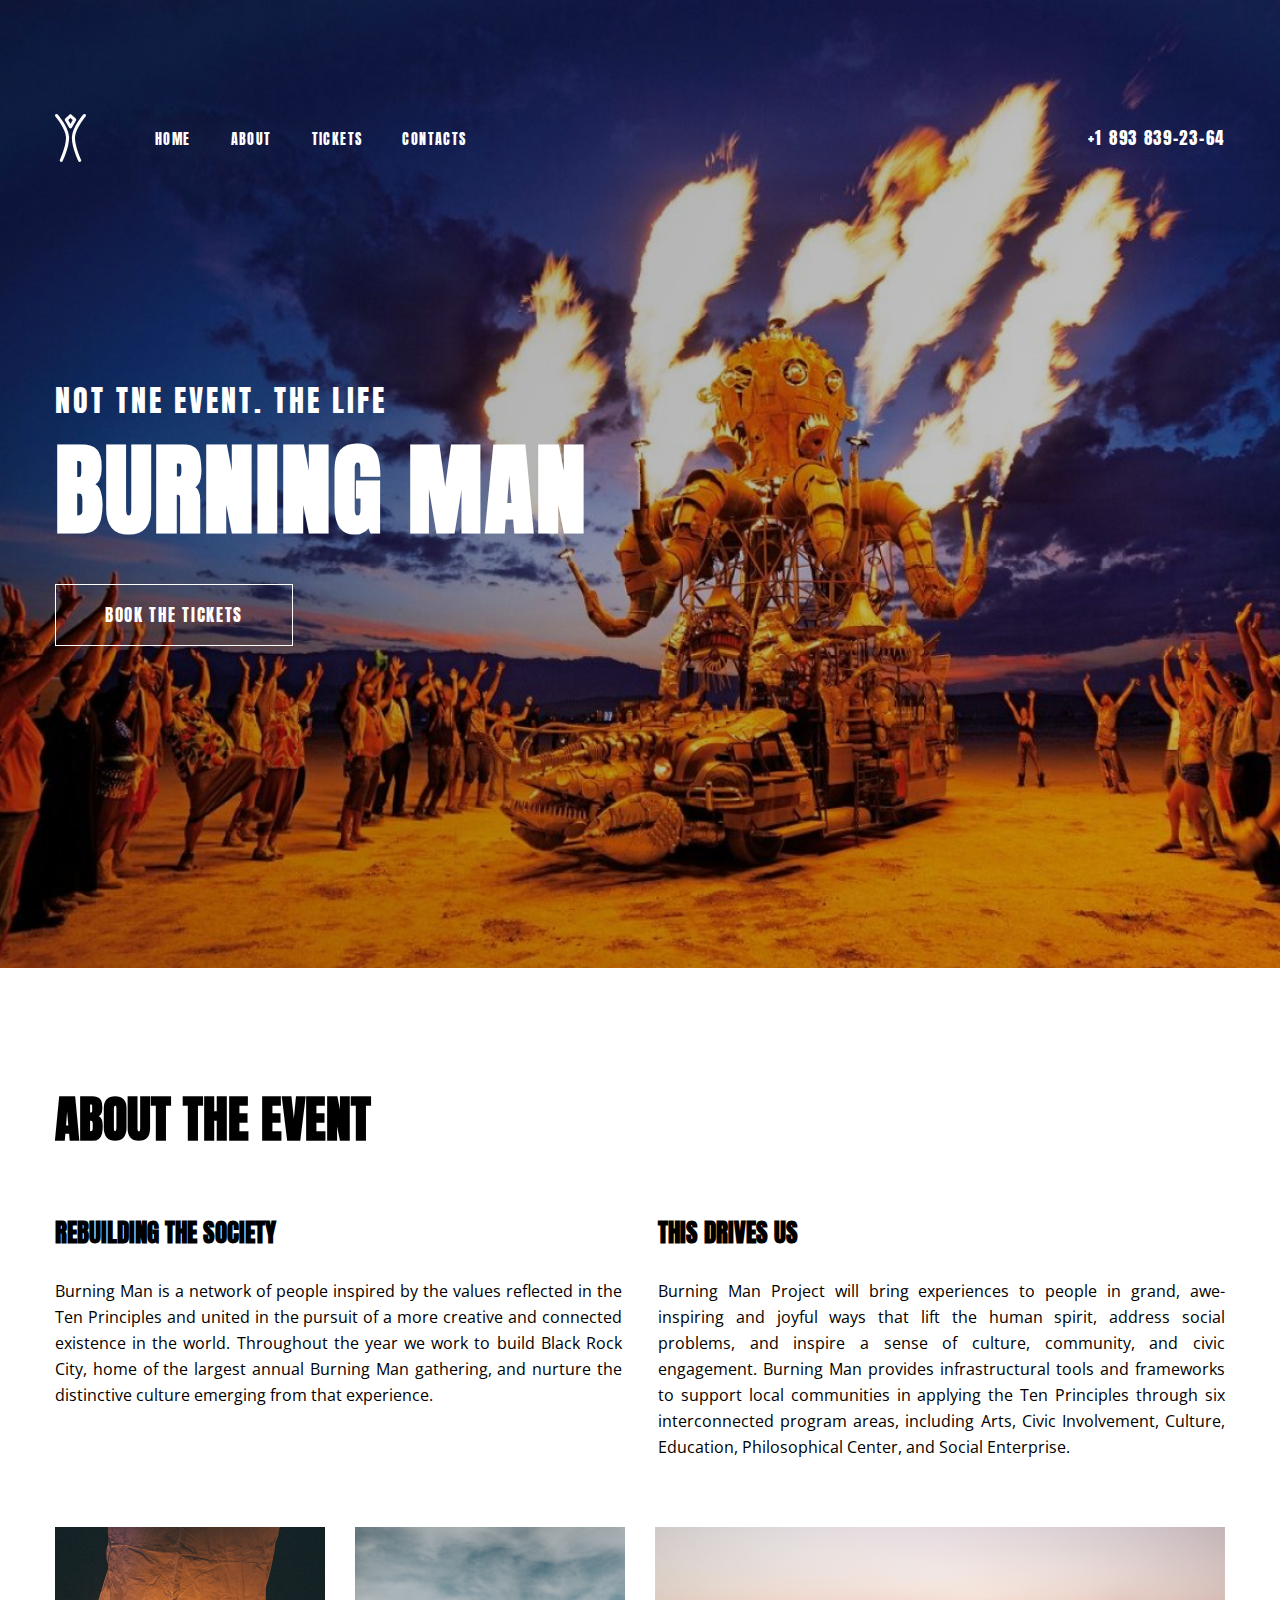
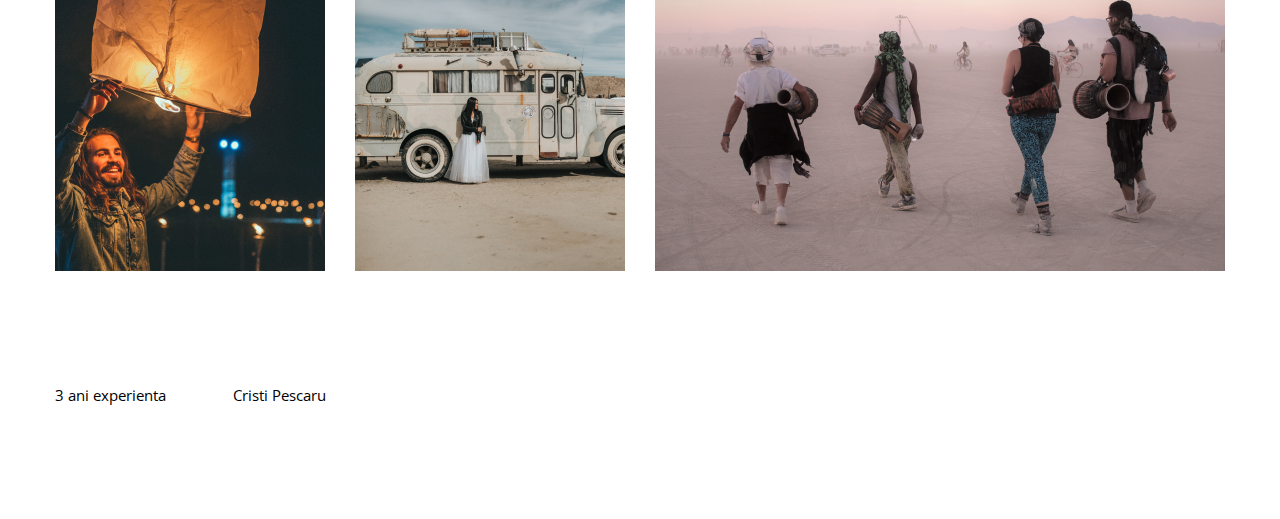
<file: Proiect-1/index.html>
<!DOCTYPE html>
<html lang="en">
<head>
	<meta charset="UTF-8">
	<title>Burning Man</title>
	<link href="https://fonts.googleapis.com/css2?family=Anton&family=Open+Sans&display=swap" rel="stylesheet">
	<link rel="icon" href="img/favicon.png" type="image/x-icon">
	<link rel="shortcut icon" href="img/favicon.png" type="image/x-icon"> 
	<link rel="stylesheet" href="css/main.css">
</head>
<body>
	<header id="header" class="header">
		<div class="container">
			<div class="nav">
				<img src="img/logo.svg" alt="Burning Man" class="logo">
				<ul class="menu">
					<li>
						<a href="#">
							Home
						</a>
					</li>
					<li>
						<a href="#">
							About
						</a>
					</li>
					<li>
						<a href="#">
							Tickets
						</a>
					</li>
					<li>
						<a href="#">
							Contacts
						</a>
					</li>
				</ul>
				<a href="tel:+18938392364" class="tel">
					+1 893 839-23-64
				</a>
			</div>
			<div class="offer">
				<p>Not tne event. The life</p>
				<h1>
					Burning MAN
				</h1>
				<a href="#" class="btn">Book the tickets</a>
			</div>
		</div>
	</header>

    <section id="about" class="about">
		<div class="container">
			<h2>About the event</h2>
			<div class="description">
				<div class="desc-left">
					<h3>Rebuilding the society</h3>
					<p>
						Burning Man is a network of people inspired by the values reflected in the Ten Principles and united in the pursuit of a more creative and connected existence in the world. Throughout the year we work to build Black Rock City, home of the largest annual Burning Man gathering, and nurture the distinctive culture emerging from that experience. 
					</p>
				</div>
				<div class="desc-right">
					<h3>This drives us</h3>
					<p>
						Burning Man Project will bring experiences to people in grand, awe-inspiring and joyful ways that lift the human spirit, address social problems, and inspire a sense of culture, community, and civic engagement. Burning Man provides infrastructural tools and frameworks to support local communities in applying the Ten Principles through six interconnected program areas, including Arts, Civic Involvement, Culture, Education, Philosophical Center, and Social Enterprise.
					</p>
				</div>			
			</div>
			<div class="gallery">
				<img src="img/img1.jpg" alt="Event photo 1">
				<img src="img/img2.jpg" alt="Event photo 2">
				<img src="img/img3.jpg" alt="Event photo 3">
			</div>
		</div>
	</section>

    <footer id="footer" class="footer">
   
         <div class="container">
            <div class="footer-text">
				<p>
					3 ani experienta
				</p>
				<p>
					Cristi Pescaru
				</p>
			</div>

         </div>
    </footer> 
    


    
</body>
</html>
</file>
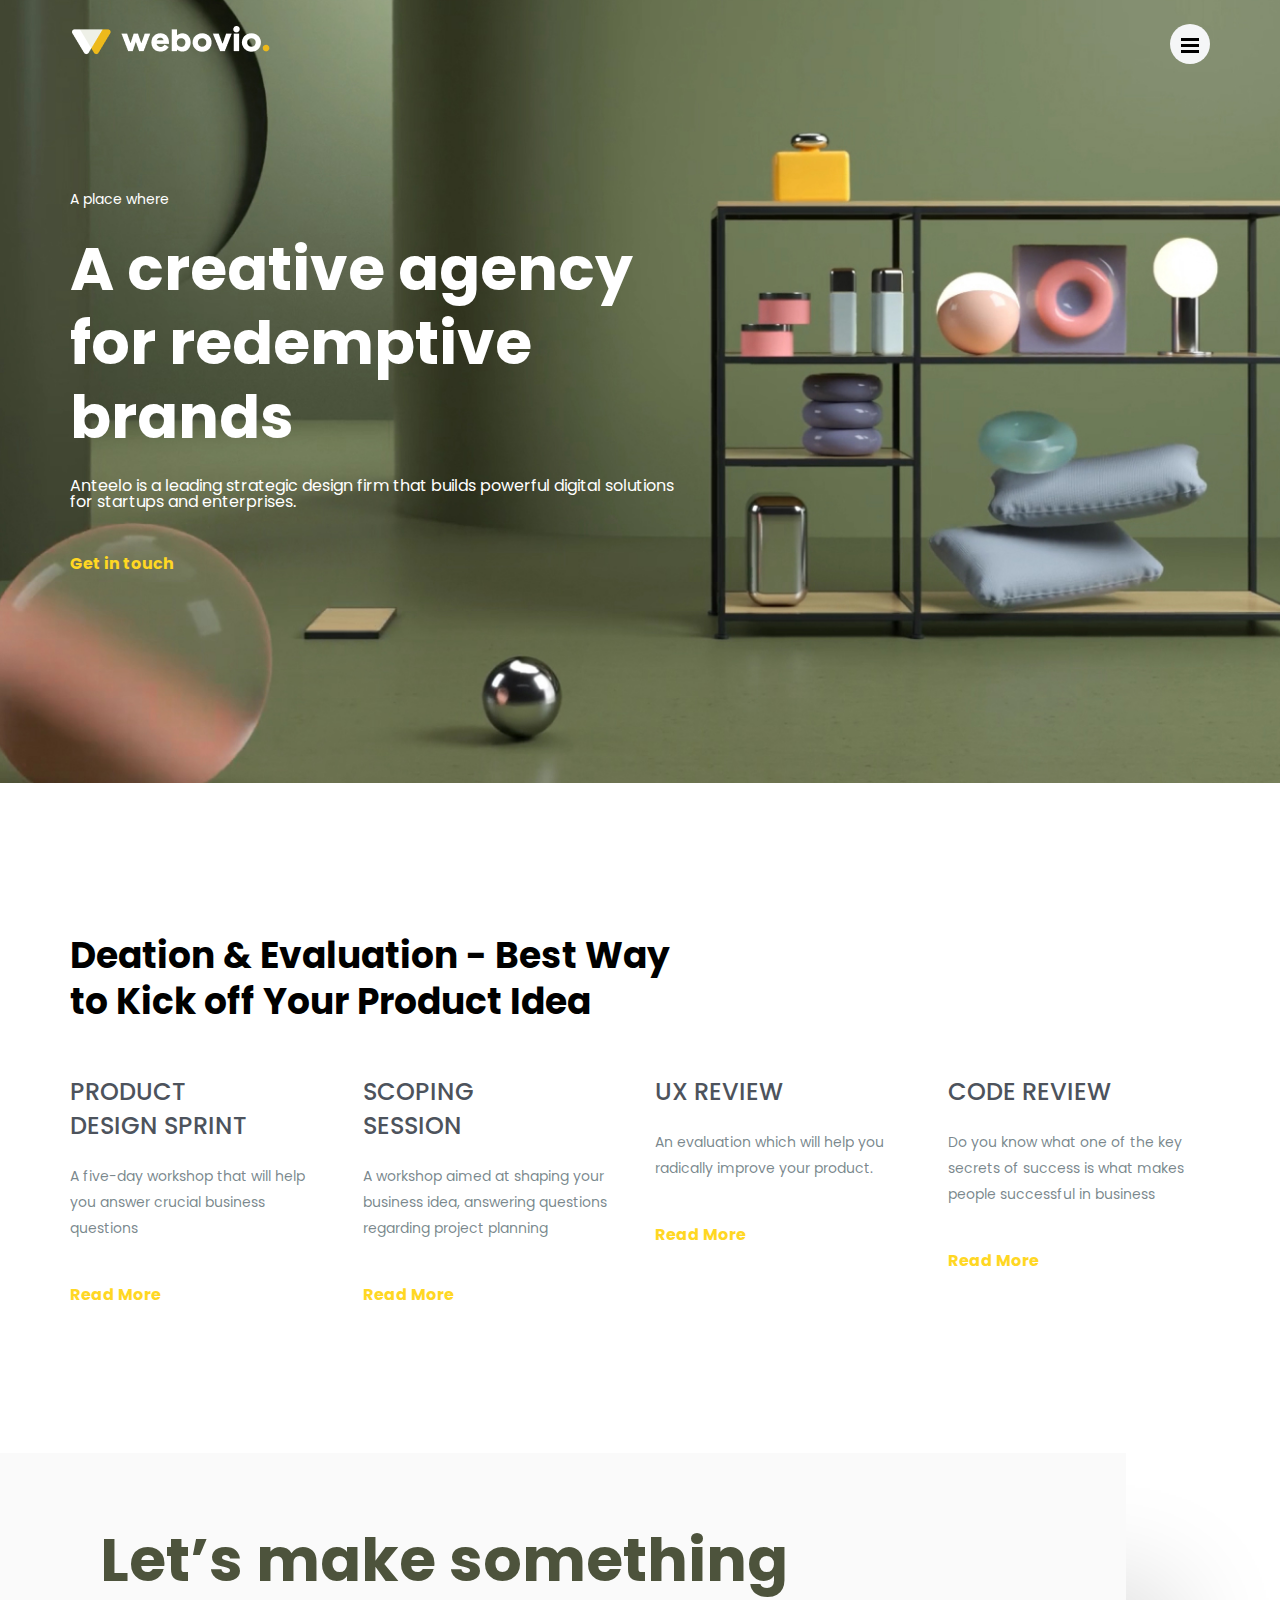
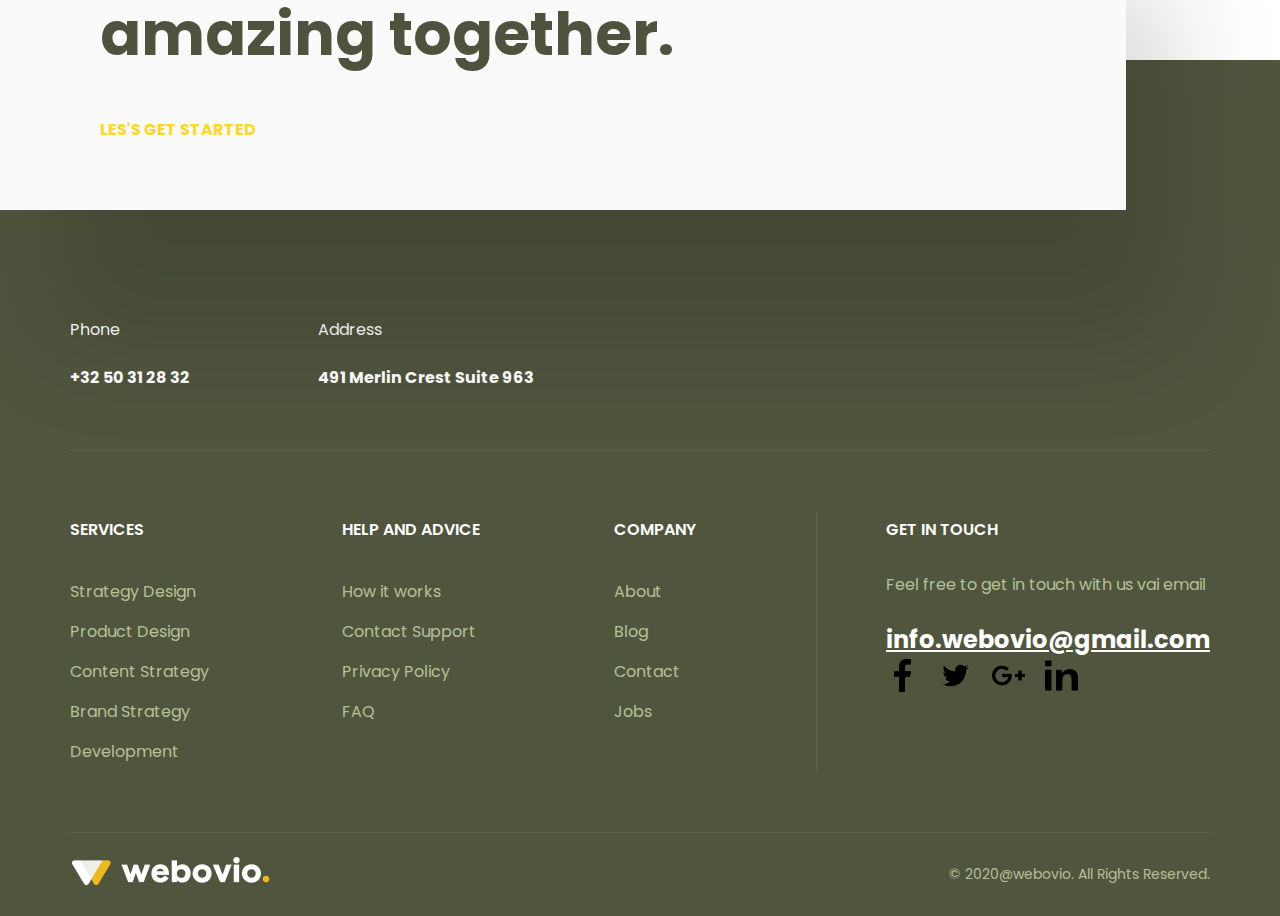
<file: Proiect-4/index.html>
<!DOCTYPE html>
<html lang="en">
<head>
    <meta charset="UTF-8">
    <meta http-equiv="X-UA-Compatible" content="IE=edge">
    <link href="https://fonts.googleapis.com/css2?family=Poppins:wght@400;500;600;700&display=swap" rel="stylesheet">
    <link rel="stylesheet" href="./css/normalize.css">
    <link rel="stylesheet" href="./css/style.css">
    <meta name="viewport" content="width=device-width, initial-scale=1.0">
    <title>Webovio</title>
</head>
<body>



<header class="header ">
        <div class="container header-container">
            <a class="logo">
                 <img src="../Proiect-4/img/logo de jos.png" alt="Webovio logo">
            </a>
            <button class="burger btn-reset " aria-label="Open menu">
                <span class="burger_line"></span>
                <span class="burger_line"></span>
                <span class="burger_line"></span>
            </button>

        </div>
</header>
  <main>
    
        <section class="hero">
                <div class="container">
                     <div class="hero_content">
                          <span class="hero_subtitles">A place where</span>

                           <h1 class="hero_tile">A creative agency for 
                               redemptive brands
                           </h1>
    
                            <p class="hero_descr">Anteelo 
                                is a leading strategic design firm that builds 
                                powerful digital solutions for startups and enterprises.
                            </p>
                            <a href="#" class="hero_link link"> Get in touch</a>

                    </div>
                </div>

         </section>

         <section class="services">
                <div class="container">
                        <h2 class="site_title service-title">Deation & Evaluation -
                          Best Way to Kick off Your Product Idea
                        </h2>

                <div class="columns">
                        <ul class="services_list">
                            <li class="services_item">
                                <h3 class="services_subtitles">
                                    Product Design Sprint
                                </h3>

                                <p class="services_descr">A five-day 
                                    workshop that will help you answer crucial business 
                                    questions
                                </p>

                                <a href="#" class="services-link link">
                                    Read More
                                </a>

                            </li>
                        </ul>
                    
                        <ul class="services_list">
                            <li class="services_item">
                                <h3 class="services_subtitles">
                                    Scoping Session
                                </h3>

                                <p class="services_descr">A workshop 
                                    aimed at shaping your business idea,
                                    answering questions regarding project planning
                                </p>

                                <a href="#" class="serviceslink link">
                                    Read More
                                </a>

                            </li>
                        </ul>

                        <ul class="services_list">
                            <li class="services_item">
                                <h3 class="services_subtitles">UX 
                                    Review
                                    
                                </h3>

                                <p class="services_descr">An evaluation
                                     which will help you radically improve your
                                     product.
                                </p>

                                <a href="#" class="services-link link">
                                    Read More
                                </a>

                            </li>
                        </ul>

                        <ul class="services_list">
                            <li class="services_item">
                                <h3 class="services_subtitles">
                                    Code Review
                                </h3>

                                <p class="services_descr">Do you 
                                    know what one of the key secrets of success 
                                    is what makes people successful in business
                                </p>

                                <a href="#" class="services-link link">
                                    Read More
                                </a>

                            </li>
                        </ul>

                </div>   

                        
                </div>
         </section>

         <section class="get_started">
                 <div class="container">
                        <h2 class="get_started-title">
                            Let’s make something amazing together.
                        </h2>
                        <a href="#" class="get_started-link link">
                            Les's get started
                        </a>

                </div>
         </section>

  </main>


  <div class="footer footer">

     <div class="container">

            <div class="footer_top">
                    <div class="footer_contacts-item">
                         <span class="footer_contacts-text">Phone</span>

                        <a href="tel+3250312832" class="footer_contacts-value">
                            +32 50 31 28 32
                        </a>
                    </div>

                    <div class="footer_contacts-item">
                        <span class="footer_contacts-text">Address</span>
                        <address class="footer_contacts-value">
                            491 Merlin Crest Suite 963
                        </address>
                       
                   </div>
            </div>

            <div class="footer_middle">
                <div class="footer_column">

                        <h3 class="footer-title">
                               Services
                        </h3>

                        <ul class="footer_list"> 

                          <li class="footer_item"><a href="#" class="footer_link">Strategy Design</a></li>
                          <li class="footer_item"><a href="#" class="footer_link">Product Design</a></li>
                          <li class="footer_item"><a href="#" class="footer_link">Content Strategy</a></li>
                          <li class="footer_item"><a href="#" class="footer_link">Brand Strategy</a></li>
                          <li class="footer_item"><a href="#" class="footer_link">Development</a></li>
                        </ul>
                </div>

                <div class="footer_column">

                        <h3 class="footer-title">
                              Help And Advice
                        </h3>

                        <ul class="footer_list"> 
                 
                          <li class="footer_item"><a href="#" class="footer_link">How it works</a></li>
                          <li class="footer_item"><a href="#" class="footer_link">Contact Support</a></li>
                          <li class="footer_item"><a href="#" class="footer_link">Privacy Policy</a></li>
                          <li class="footer_item"><a href="#" class="footer_link">FAQ</a></li>
                      
                        </ul>
                </div>

                <div class="footer_column">

                        <h3 class="footer-title">
                              Company
                        </h3>

                        <ul class="footer_list"> 
             
                          <li class="footer_item"><a href="#" class="footer_link"> About</a></li>
                          <li class="footer_item"><a href="#" class="footer_link">Blog</a></li>
                          <li class="footer_item"><a href="#" class="footer_link">Contact</a></li>
                          <li class="footer_item"><a href="#" class="footer_link">Jobs</a></li>
                  
                        </ul>
                </div>


                    <div class="footer_column">
                          <h3 class="footer-title">
                                Get in Touch
                          </h3>

                          <p class="footer_text">
                                Feel free to get in touch with us vai email
                          </p>

                          <a href="mailto:info.webovio@gmail.com" class="footer_mail">
                                info.webovio@gmail.com
                          </a>
                          <ul class="social">
                              <li class="social_item"><a href="#" class="social_link social_link-fb" target="_blank" aria-label="Link to Facebook"></a></li>
                              <li class="social_item"><a href="#" class="social_link social_link-tw" target="_blank" aria-label="Link to Twiter"></a></li>
                              <li class="social_item"><a href="#" class="social_link social_link-g" target="_blank" aria-label="Link to Google+"></a></li>
                              <li class="social_item"><a href="#" class="social_link social_link-in" target="_blank" aria-label="Link to LinkeIn"></a></li>
                          </ul>
                    </div>

            </div>




            <div class="footer_bottom">
                <a class="logo">
                    <img src="../Proiect-4/img/logo de jos.png" alt="Webovio logo">
                </a>
                <small class="copyright">© 2020@webovio. All Rights Reserved.</small>

            </div>
        
     </div>
  </div>

    
</body>
</html>
</file>
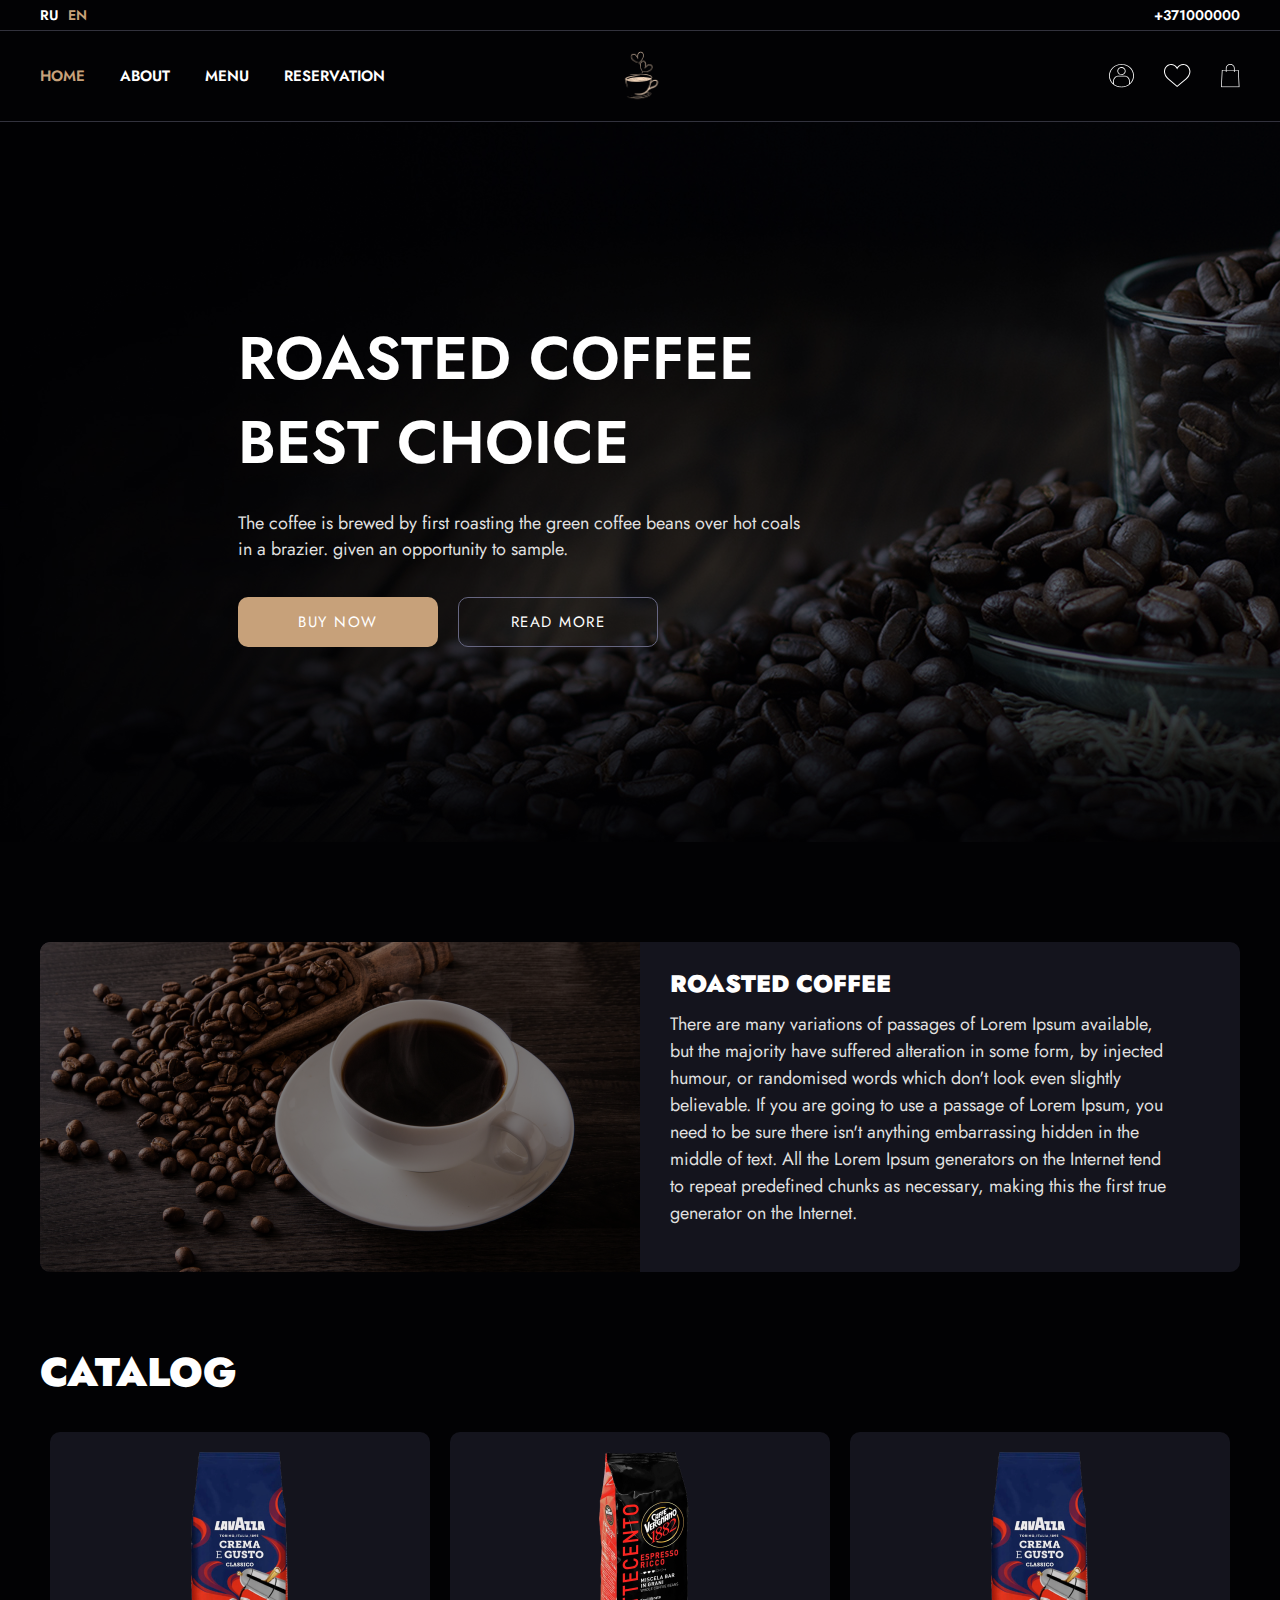
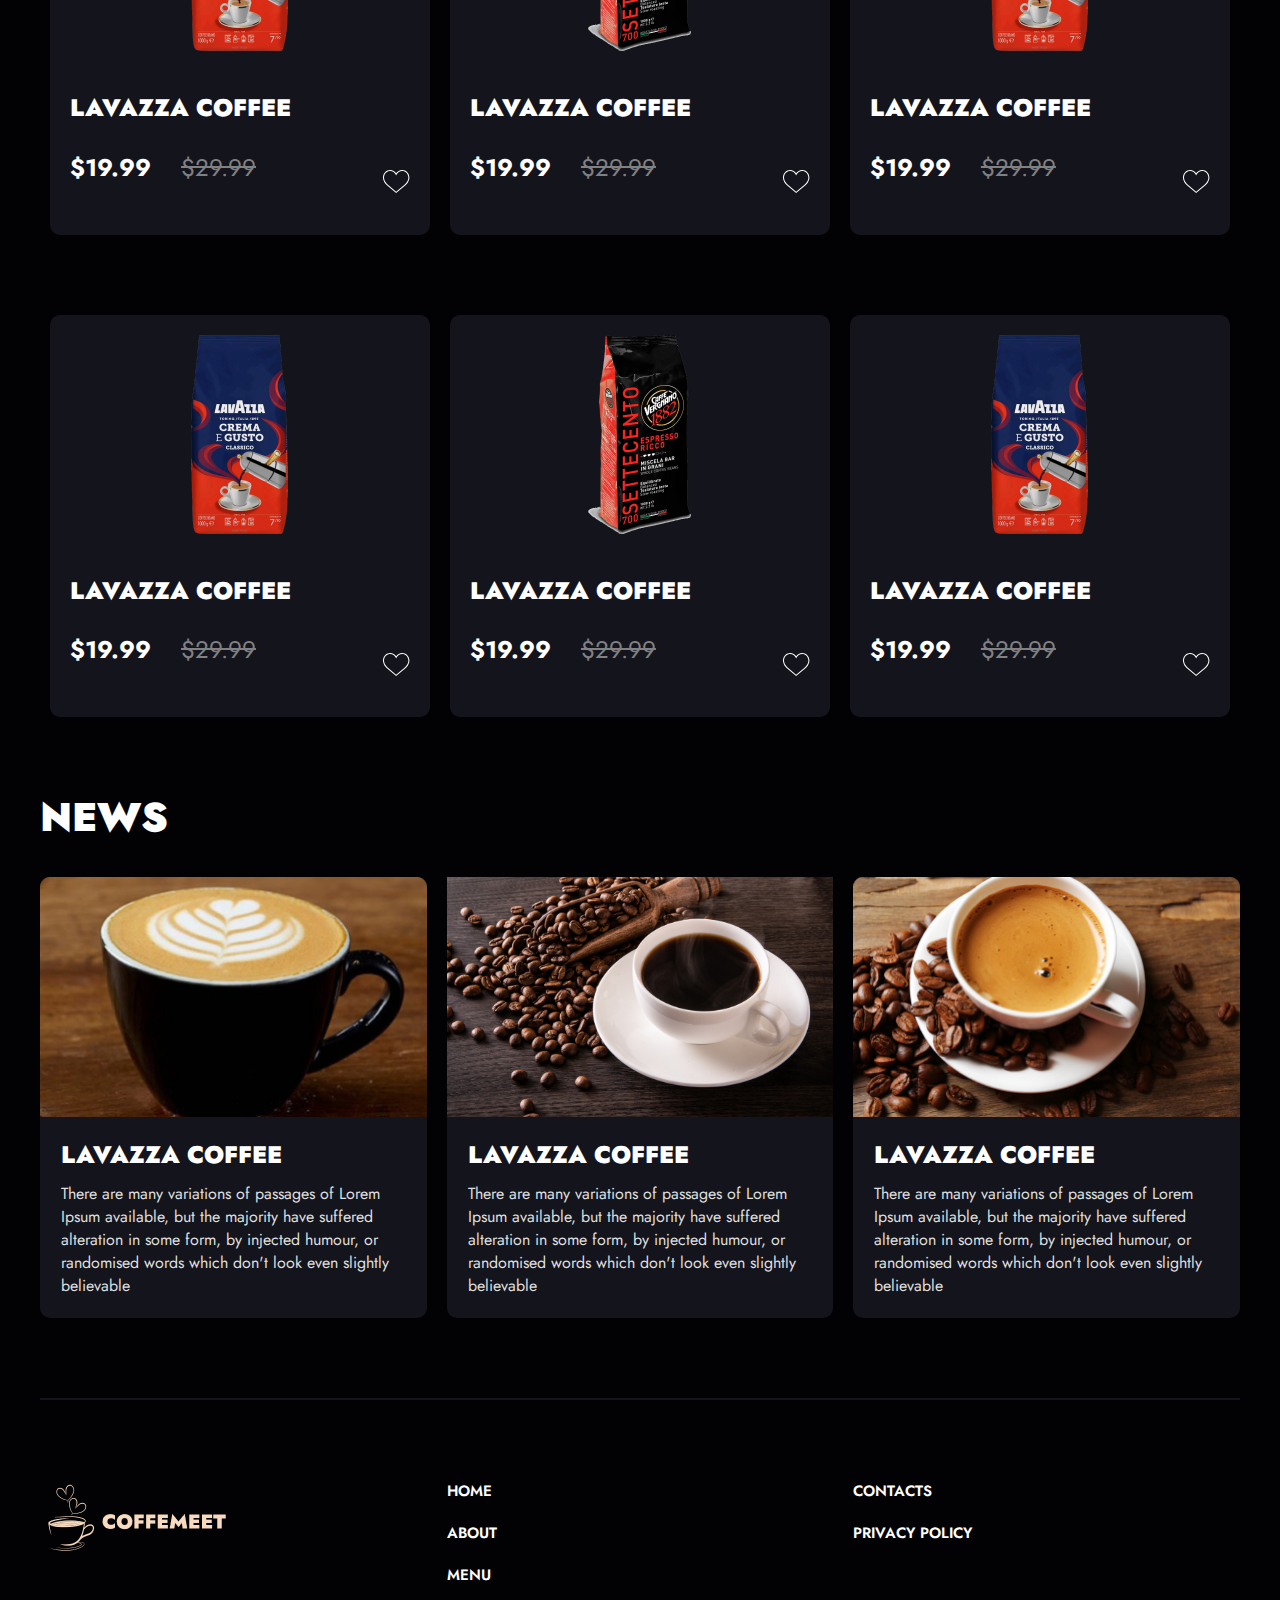
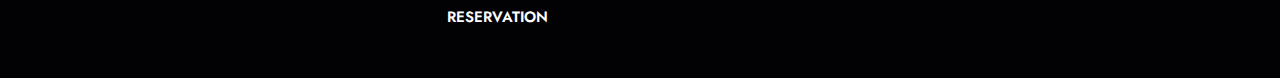
<file: Proiect-6/idex.html>
<!DOCTYPE html>
<html lang="en">
<head>
    <meta charset="UTF-8">
    <meta name="viewport" content="width=device-width, initial-scale=1.0">
    <title>Proiect 11</title>  
    <link rel="preconnect" href="https://fonts.googleapis.com">
    <link rel="preconnect" href="https://fonts.gstatic.com" crossorigin>
    <link href="https://fonts.googleapis.com/css2?family=Jost:wght@400;500;600;700;900&display=swap" rel="stylesheet">
    <link rel="stylesheet" href="css/style.css">
</head>
<body>
 <header class="header">
        <div class="header__line">
        <div class="container">
            
            <div class="header__line-wrapper">
                 <div class="header__lng">
                    <a href="#">RU</a>
                    <a href="#" class="active">EN</a>
                 </div>
                 <a class="header__phone" href="#">+371000000</a>
            </div>
        </div>
            
        </div>

          <div class="container">
            <div class="header__wraper"> 
                <div class="header__block">
                    <nav class="nav">
                       <a class="nav__link active" href="#">HOME</a>
                       <a class="nav__link" href="#">ABOUT</a>
                       <a class="nav__link" href="#">MENU</a>
                       <a class="nav__link" href="#">RESERVATION</a>
                    </nav>
                </div>
    
                  <a class="logo" href="#">
                  <img src="./img/Logo.png" alt="logo">
                  </a>
    
                <div class="header__block right">
                    
                        <div class="header__action">
                            <a class="header_link" href="#">
                                <img src="./img/user 1.svg" alt="profile">
                            </a>
                            <a class="header_link" href="#">
                                <img src="./img/favorite 1.svg" alt="favorite">
                            </a>
                            <a class="header_link" href="#">
                                <img src="./img/cart 1.svg" alt="cart">
                                
                            </a>


                        </div>

                
                </div>
            

            </div>
          </div>

 </header>

<div class="intro" style="background-image: url(img/intro.jpg);">
        <div class="cointainer">
            <div class="intro__wrapper">
              <div class="intro__block">

                <h1 class="intro__title">Roasted coffee
                    best choice</h1>

                <p class="intro__text">The coffee is brewed by first roasting the green coffee beans over hot
                   coals in a brazier. given an opportunity to sample.</p>

                <div class="intro__action">

                   <a class="btn btn-main" href="#">Buy now</a>
                   <a class="btn btn-secondary" href="#">Read more</a>
                  
                </div>     

              </div>
            </div>
        </div><!--/.container-->
</div> <!--/.intro-->



   <div class="container">
       <div class="info__block">
        
          <div class="info_img__wrapper"><img class="info_img" src="img/image 2.png" alt=""></div>

          <div class="info__item">
             <div class="info__title">Roasted Coffee</div>

             <div class="info__text">
                There are many variations of passages of Lorem Ipsum available,
                but the majority have suffered alteration in some form, by injected humour, 
                or randomised words which don't look even slightly believable. If you are going to use a passage of Lorem Ipsum, you need to be sure there isn't anything embarrassing hidden in the middle of text. All the Lorem Ipsum generators 
                on the Internet tend to repeat predefined chunks as necessary, making this the first true generator on the Internet.
             </div>
        </div>

          
       </div>

   </div>

   <div class="container">
             <h2 class="block__title">
             CATALOG
             </h2>

             <div class="block__wrapper">


                    <div class="products_block"><!--1-->
                        <a class="products__item" href="#">
                            <img class="products__img" src="img/product1 1.png" alt="">
                            <h3 class="products__title">Lavazza coffee</h3>

                            <div class="product__footer">

                               <div class="product__price">
                                   $19.99
                                   <del>$29.99</del>
                                </div>
                        
                               <button type="button" class="products__favorite">
                                  <img src="img/favorite 1.svg" alt="">
                               </button>
                            </div>


                         </a>
                    </div>


                    <div class="products_block"><!--2-->
                        <a class="products__item" href="#">
                            <img class="products__img" src="img/product 2.png" alt="">
                            <h3 class="products__title">Lavazza coffee</h3>

                            <div class="product__footer">

                               <div class="product__price">
                                   $19.99
                                   <del>$29.99</del>
                                </div>
                        
                               <button type="button" class="products__favorite">
                                  <img src="img/favorite 1.svg" alt="">
                               </button>
                            </div>


                         </a>
                    </div>


                    <div class="products_block"><!--3-->
                        <a class="products__item" href="#">
                            <img class="products__img" src="img/product1 1.png" alt="">
                            <h3 class="products__title">Lavazza coffee</h3>

                            <div class="product__footer">

                               <div class="product__price">
                                   $19.99
                                   <del>$29.99</del>
                                </div>
                        
                               <button type="button" class="products__favorite">
                                  <img src="img/favorite 1.svg" alt="">
                               </button>
                            </div>


                         </a>
                    </div>


                    <div class="products_block"><!--4-->
                        <a class="products__item" href="#">
                            <img class="products__img" src="img/product1 1.png" alt="">
                            <h3 class="products__title">Lavazza coffee</h3>

                            <div class="product__footer">

                               <div class="product__price">
                                   $19.99
                                   <del>$29.99</del>
                                </div>
                        
                               <button type="button" class="products__favorite">
                                  <img src="img/favorite 1.svg" alt="">
                               </button>
                            </div>


                         </a>
                    </div>


                    <div class="products_block"><!--5-->
                        <a class="products__item" href="#">
                            <img class="products__img" src="img/product 2.png" alt="">
                            <h3 class="products__title">Lavazza coffee</h3>

                            <div class="product__footer">

                               <div class="product__price">
                                   $19.99
                                   <del>$29.99</del>
                                </div>
                        
                               <button type="button" class="products__favorite">
                                  <img src="img/favorite 1.svg" alt="">
                               </button>
                            </div>


                         </a>
                    </div>


                    <div class="products_block"><!--6-->
                        <a class="products__item" href="#">
                            <img class="products__img" src="img/product1 1.png" alt="">
                            <h3 class="products__title">Lavazza coffee</h3>

                            <div class="product__footer">

                               <div class="product__price">
                                   $19.99
                                   <del>$29.99</del>
                                </div>
                        
                               <button type="button" class="products__favorite">
                                  <img src="img/favorite 1.svg" alt="">
                               </button>
                            </div>


                         </a>
                    </div>
                    
                        
             </div>

             <div class="block__title">

                NEWS
             </div>

             <div class="news__wrapper">


                <div class="news__block">
                       <a href="#" class="news__item">

                          <img class="news__img" src="img/img1 footer.png" alt="">
                          
                          <div class="news__content">

                             <h3 class="news__title">Lavazza coffee</h3>

                             <p>There are many variations of passages of Lorem Ipsum available, but the majority have suffered 
                               alteration in some form, by injected humour, or randomised words which don't look
                               even slightly believable</p>
                          </div>

                       </a>
                </div>



                <div class="news__block">
                    <a href="#" class="news__item">

                       <img class="news__img" src="img/image 2.png" alt="">
                       
                       <div class="news__content">

                          <h3 class="news__title">Lavazza coffee</h3>

                          <p>There are many variations of passages of Lorem Ipsum available, but the majority have suffered 
                            alteration in some form, by injected humour, or randomised words which don't look
                            even slightly believable</p>
                       </div>

                    </a>
             </div>


             <div class="news__block">
                <a href="#" class="news__item">

                   <img class="news__img" src="img/img 3 footer.png" alt="">
                   
                   <div class="news__content">

                      <h3 class="news__title">Lavazza coffee</h3>

                      <p>There are many variations of passages of Lorem Ipsum available, but the majority have suffered 
                        alteration in some form, by injected humour, or randomised words which don't look
                        even slightly believable</p>
                   </div>

                </a>
         </div>

     </div>


     <footer class="footer">
         <div class="container">
              
            <div class="footer__wrapper">

                <div class="footer_block">
                    <a class="footer__logo" href="#">
                        <img src="img/logo footer.png" alt="">
                    </a>
                </div>

                <div class="footer_block">
           
                       <nav class="nav nav__footer">
                          
                        <a class="nav__link " href="#">HOME</a>
                        <a class="nav__link" href="#">ABOUT</a>
                        <a class="nav__link" href="#">MENU</a>
                        <a class="nav__link" href="#">RESERVATION</a>

                       
                       </nav>
                </div>

                <div class="footer_block">

                    <nav class="nav nav__footer">
                          
                       <a class="nav__link " href="#">Contacts</a>
                       <a class="nav__link" href="#">Privacy policy</a>
                        
                    </nav>

                </div>

            </div>


         </div>
     </footer>

    
</body>
</html>
</file>
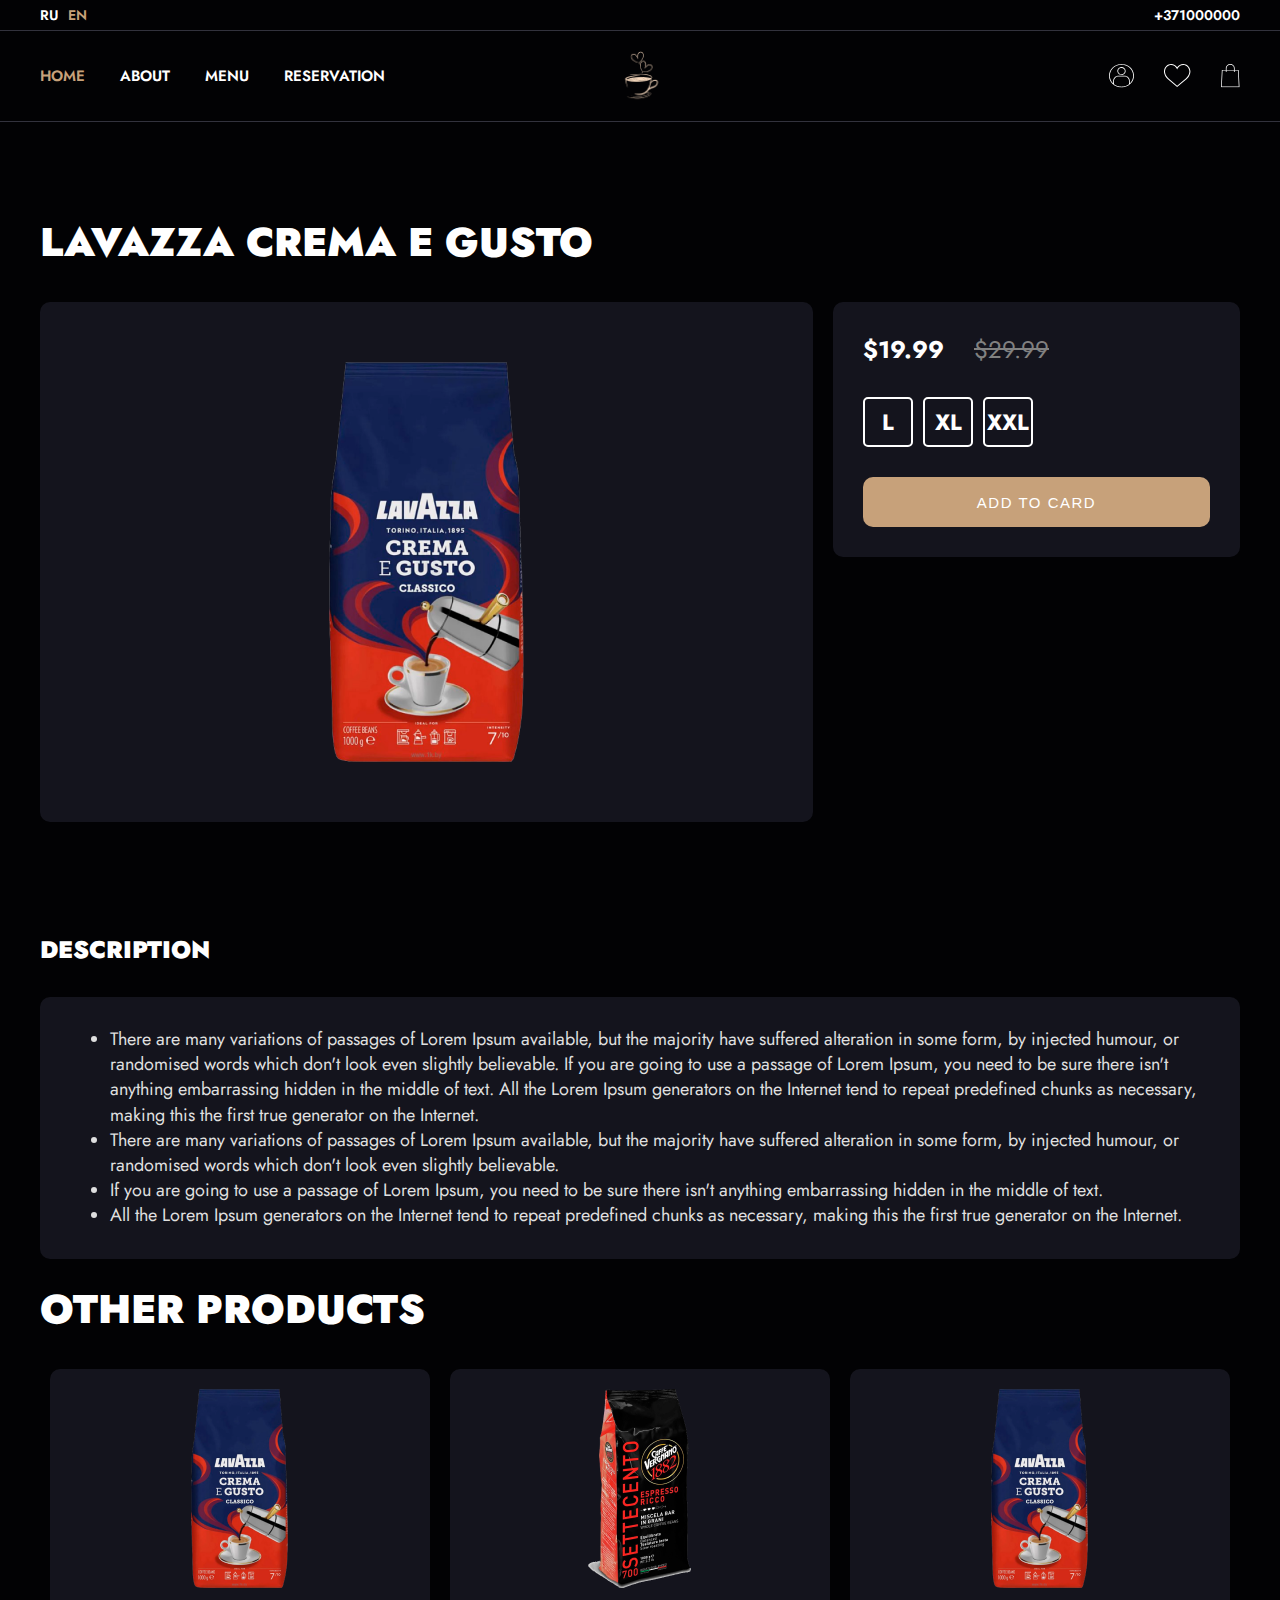
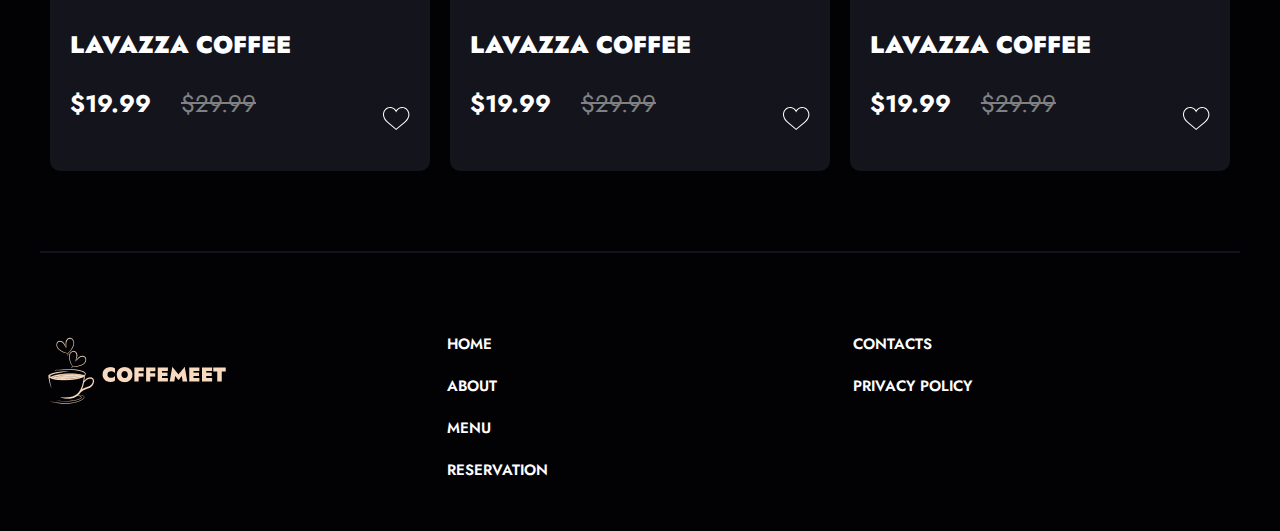
<file: Proiect-6/new_product.html>
<!DOCTYPE html>
<html lang="en">
<head>
    <meta charset="UTF-8">
    <meta name="viewport" content="width=device-width, initial-scale=1.0">
    <title>Proiect 11</title>  
    <link rel="preconnect" href="https://fonts.googleapis.com">
    <link rel="preconnect" href="https://fonts.gstatic.com" crossorigin>
    <link href="https://fonts.googleapis.com/css2?family=Jost:wght@400;500;600;700;900&display=swap" rel="stylesheet">
    <link rel="stylesheet" href="css/style.css">
</head>
<body>
 <header class="header">
        <div class="header__line">
        <div class="container">
            
            <div class="header__line-wrapper">
                 <div class="header__lng">
                    <a href="#">RU</a>
                    <a href="#" class="active">EN</a>
                 </div>
                 <a class="header__phone" href="#">+371000000</a>
            </div>
        </div>
            
        </div>

          <div class="container">
            <div class="header__wraper"> 
                <div class="header__block">
                    <nav class="nav">
                       <a class="nav__link active" href="#">HOME</a>
                       <a class="nav__link" href="#">ABOUT</a>
                       <a class="nav__link" href="#">MENU</a>
                       <a class="nav__link" href="#">RESERVATION</a>
                    </nav>
                </div>
    
                  <a class="logo" href="#">
                  <img src="./img/Logo.png" alt="logo">
                  </a>
    
                <div class="header__block right">
                    
                        <div class="header__action">
                            <a class="header_link" href="#">
                                <img src="./img/user 1.svg" alt="profile">
                            </a>
                            <a class="header_link" href="#">
                                <img src="./img/favorite 1.svg" alt="favorite">
                            </a>
                            <a class="header_link" href="#">
                                <img src="./img/cart 1.svg" alt="cart">
                                
                            </a>


                        </div>

                
                </div>
            

            </div>
          </div>

 </header>



      <div class="container">


            
        <div class="product">

            <div class="block__title">
                Lavazza Crema E Gusto
            </div>

            <div class="product__wrapper">

                   <div class="product_img">
                    <div class="product__item">
                        <img class="product_picture" src="img/poza 11.png" alt="">
                    </div>
                   </div>

                   <div class="product__info">
                    <div class="product__item">
                         <div class="product__price">
                            $19.99
                            <del>$29.99</del>
                         </div>
                           <form action="" class="product__form">
                            <div class="radio__wrapper">
                                <div class="radio">
                                    <input type="radio" class="radio__input"  id="radio_1" name="product__size">
                                    <label for="radio_1 " class="radio__label">
                                    L
                                    </label>
                                </div>
    
                                <div class="radio">
                                    <input type="radio" class="radio__input"  id="radio_2" name="product__size">
                                    <label for="radio_1 " class="radio__label">
                                    XL
                                    </label>
                                </div>
    
                                <div class="radio">
                                    <input type="radio" class="radio__input"  id="radio_3" name="product__size">
                                    <label for="radio_1 " class="radio__label">
                                    XXL
                                    </label>
                                </div>
    
                                
                               </div>
                           </form>
                           <button class="btn btn-main btn-full" type="submit">Add to card</button>
                     </div>
                   </div>

            </div>
             
            <div class="product__footer">
               <div class="block__tit">
                Description
               </div>

               <div class="product__item">
                          
                <ul>
                    <li>There are many variations of passages of Lorem Ipsum available, but the majority have suffered alteration 
                        in some form, by injected humour, or randomised words which don't look even slightly believable. 
                        If you are going to use a passage of Lorem Ipsum, you need to be sure there isn't anything embarrassing 
                        hidden in the middle of text. All the Lorem Ipsum generators 
                        on the Internet tend to repeat predefined chunks as necessary, making this the first true generator on the Internet. </li>
                    <li>There are many variations of passages of Lorem Ipsum available, but the majority have suffered alteration in some form, by 
                        injected humour, or randomised words which don't look even slightly believable.</li>
                    <li>If you are going to use a passage of Lorem Ipsum, you need to be sure there isn't 
                        anything embarrassing hidden in the middle of text. </li>
                    <li>All the Lorem Ipsum generators on the Internet tend to repeat predefined chunks as 
                        necessary, making this the first true generator on the Internet.</li>
                </ul>

                   
               </div>

            </div>
             

        </div>
        


    
             <h2 class="block__title">
                Other Products
             </h2>

             <div class="block__wrapper">


                    <div class="products_block"><!--1-->
                        <a class="products__item" href="#">
                            <img class="products__img" src="img/product1 1.png" alt="">
                            <h3 class="products__title">Lavazza coffee</h3>

                            <div class="product__footer">

                               <div class="product__price">
                                   $19.99
                                   <del>$29.99</del>
                                </div>
                        
                               <button type="button" class="products__favorite">
                                  <img src="img/favorite 1.svg" alt="">
                               </button>
                            </div>


                         </a>
                    </div>


                    <div class="products_block"><!--2-->
                        <a class="products__item" href="#">
                            <img class="products__img" src="img/product 2.png" alt="">
                            <h3 class="products__title">Lavazza coffee</h3>

                            <div class="product__footer">

                               <div class="product__price">
                                   $19.99
                                   <del>$29.99</del>
                                </div>
                        
                               <button type="button" class="products__favorite">
                                  <img src="img/favorite 1.svg" alt="">
                               </button>
                            </div>


                         </a>
                    </div>


                    <div class="products_block"><!--3-->
                        <a class="products__item" href="#">
                            <img class="products__img" src="img/product1 1.png" alt="">
                            <h3 class="products__title">Lavazza coffee</h3>

                            <div class="product__footer">

                               <div class="product__price">
                                   $19.99
                                   <del>$29.99</del>
                                </div>
                        
                               <button type="button" class="products__favorite">
                                  <img src="img/favorite 1.svg" alt="">
                               </button>
                            </div>


                         </a>
                    </div>










     <footer class="footer">
         <div class="container">
              
            <div class="footer__wrapper">

                <div class="footer_block">
                    <a class="footer__logo" href="#">
                        <img src="img/logo footer.png" alt="">
                    </a>
                </div>

                <div class="footer_block">
           
                       <nav class="nav nav__footer">
                          
                        <a class="nav__link " href="#">HOME</a>
                        <a class="nav__link" href="#">ABOUT</a>
                        <a class="nav__link" href="#">MENU</a>
                        <a class="nav__link" href="#">RESERVATION</a>

                       
                       </nav>
                </div>

                <div class="footer_block">

                    <nav class="nav nav__footer">
                          
                       <a class="nav__link " href="#">Contacts</a>
                       <a class="nav__link" href="#">Privacy policy</a>
                        
                    </nav>
 
                </div>

            </div>


         </div>
     </footer>

    
</body>
</html>
</file>
<file: Proiect-1/css/main.css>
body {
	padding: 0;
	margin: 0;
	font-family: 'Anton', sans-serif;
	color: black;
	font-size: 16px;
}

* {
	box-sizing: border-box;
}

h1, h2, h3, h4, h5, h6 {
	padding: 0;
	margin: 0;
	text-transform: uppercase;
}

h2 {
	font-size: 50px;
	margin-bottom: 58px;
}

h3 {
	font-size: 25px;
	margin-bottom: 28px;
}

a {
	text-decoration: none;
}

section {
	padding-top: 113px	
}

p {
	margin: 0;
}

ul, li {
	display: block;
	padding: 0;
	margin: 0;
}

.container {
	width: 1170px;
	/*позиционирование по центру*/
	margin: 0 auto; 
}

.header {
	background: url('../img/header-bg.jpg') no-repeat center top / cover;
	padding-top: 57px;
	color: #fff;
	padding-bottom: 322px
}

header a {
	color: #fff;
}

.logo {
	margin-right: 69px;
}

.menu {
	display: flex;
}

.menu li a {
	text-transform: uppercase;
	font-size: 14px;
	letter-spacing: 0.1em;
}

.menu li a:hover {
	border-bottom: 1px solid #fff;
}

.menu li {
	margin-right: 40px;
}

.tel {
	font-size: 17px;
	margin-left: auto;
	letter-spacing: 0.1em;
}

.nav {
	display: flex;
	align-items: center;
	padding-top:57px ;
	letter-spacing: 0.1em;
}

.offer {
	text-transform: uppercase;
	margin-top: 216px;
}

.offer p {
	font-size: 30px;
	letter-spacing: 0.1em;
}

.offer h1 {
	font-size: 100px;
	margin-bottom: 19px;
	margin-top: -9px;
	letter-spacing: 0.02em
}

.btn {
	display: block;
	font-size: 17px;
	text-align: center;
	letter-spacing: 0.1em;
	padding: 17px 47px;
	border: 1px solid #fff;
	width: 238px;
	transition: all 0.5s ease;
}

.btn:hover {
	background: #fff;
    color: #000;
}

.description {
	display: flex;
	justify-content: space-between;
}

.description p {
	font-family: 'Open Sans', sans-serif;
	font-weight: 400;
	text-align: justify;
	line-height: 1.62em;
}

.desc-left, .desc-right {
	width: 567px;
}

.gallery {
	margin-top: 67px;
	display: flex;
	justify-content: space-between;
}

.gallery img {
	transition: all 0.5s ease;
}

.gallery img:hover {
	box-shadow: 0 20px 40px rgba(0,0,0,0.3);
	transform: scale(1.1);
}
.footer-text {
	font-size: 15px;
	font-family: 'Open Sans', sans-serif;
	display: flex;
	padding: 114px 0
}

.footer-text p {
	margin-right: 67px;
}
</file>
<file: Proiect-4/css/style.css>
*{
	margin: 0;
    padding: 0;
    box-sizing: border-box;
}

*::before,
*::after {
    box-sizing: border-box;
}

@font-face {
	font-family: 'Poppins';
	font-display: swap;
	font-weight: 400;
	font-style: normal;
}

@font-face {
	font-family: 'Poppins';
	font-display: swap;
	font-weight: 500;
	font-style: normal;
}

@font-face {
	font-family: 'Poppins';
	font-display: swap;
	font-weight: 600;
	font-style: normal;
}

@font-face {
	font-family: 'Poppins';
	font-display: swap;
	font-weight: 700;
	font-style: normal;
}

:root {
	--font-family: 'Poppins', sans-serif;
}

body {
	font-family: var(--font-family);
	font-weight: 400;
}
.img{
    max-width: 100%;
}
.list-reset {
	margin: 0;
	padding: 0;
	list-style-type: none;
}

.btn-reset {
	padding: 0;
	border: none;
	font-family: 'Poppins' , sans-serif;
	background-color: transparent;
	cursor: pointer;
}

.container{
	max-width: 1140px;
	margin: 0 auto;

}

.link{
	font-weight: 700;
    font-size: 16px;
    line-height: 16px;
    text-decoration: none;
    color: #D4D6D4;
	color: #FFD723;
	
}
.site_title{
	font-weight: 700;
    font-size: 36px;
    line-height: 46px;
}



.header{
	padding-bottom: 24px;
	padding: 24px 0;
	position: absolute;
	left: 0;
	top: 0;
	width: 100%;
	padding-top: 24px;
}

.header-container{
	display: flex;
	justify-content: space-between;
	align-items: center;
}

.burger {
	--offset-horizontal: 11px;
	--offset-vertical: 14px;
	position: relative;
	border-radius: 100%;
	padding: var(--offset-vertical) var(--offset);
	width: 40px;
	height: 40px;
	background-color: #f5f6f7;
}

.burger_line {
	position: absolute;
	left: 50%;
	top: var(--offset-vertical);
	display: inline-block;
	width: calc(100% - (var(--offset-horizontal) * 2));
	height: 2.5px;
	background-color: #000;
	transform: translateX(-50%);
}

.burger_line:nth-child(2) {
	top: calc(var(--offset-vertical) + 6px);
}

.burger_line:nth-child(3) {
	top: calc(var(--offset-vertical) + 12px);
}

.hero{
	background-image: url(../img/Poza\ principala.jpg);
	background-position: center;
	background-size: cover;
	background-repeat: no-repeat;
	padding-top: 189px;
	padding-bottom: 30px;
	padding-bottom: 210px;
}


.hero_content{
	max-width: 616px;
	color: #fff;
}

.hero_subtitles{
    font-size: 14px;
    line-height: 21px;
	display: inline-block;
    margin-bottom: 22px;	
}
.hero_tile{
    font-weight: 700;
    font-size: 60px;
    line-height: 74px;
	margin: 0; 
	margin-bottom: 24px;
	
}
.hero_descr{
    font-size: 16px;
    line-height: 1;
	margin: 0;
	margin-bottom: 45px;
	
}
.service-title{
	max-width: 606px;
    margin-top: 150px;
	margin-bottom: 50px;
	
}

.columns{
	display: grid;
	grid-template-columns: repeat(4 , 1fr);
	gap: 30px;
}
.services_subtitles{
	font-weight: 500;
    font-size: 24px;
    line-height: 34px;
	text-transform: uppercase;
	color: #4d535c;
	margin: 0;
	margin-bottom: 20px;
	max-width: 183px;
	display: flex;
	
	

}

.services_descr{
	font-size: 14px;
    line-height: 26px;
	color: rgba(33, 56, 66, 0.6);
	margin: 0;
	margin-bottom: 46px;
}

.services_item{
	list-style: none;
	display: flex;
    flex-direction: column;
}
.services_link{
	 
	margin-bottom: 0;
	margin-top: auto;
}

.get_started{
	position: relative;
	top: 150px;
	background-color: #fafafa;
	width: 88%;
	padding: 70px 0;
	box-shadow: 50px 130px 100px rgba(0, 0, 0, 0.145947);

	
}

.get_started-title{
	margin: 0;
	max-width: 822px;
	font-weight: 700;
    font-size: 60px;
    line-height: 74px;
	color: #4D533C;
	margin-bottom: 50px;
	margin-left: 100px;
}



.footer{
	background-image: url(../img/Footer.jpg);
	color: #fff;
	padding-top: 250px;
}

.get_started-link{
	text-transform: uppercase;
	margin-left: 100px;

}

.footer_contacts-text{
	display: block;
    font-size: 16px;
    line-height: 40px;
	margin-bottom: 8px;
}

.footer_contacts-value{
	font-style: normal;
	font-weight: 700;
    font-size: 16px;
    line-height: 40px;
	color: #FFFFFF;
	text-decoration: none;
	display: inline-block;
}

.footer_top{
	display: flex;
    flex-wrap: wrap;
	border-bottom: 1px solid #5D6544;
	padding-bottom: 52px;
}
.footer_contacts-item:not(:last-child){
	 margin-right: 128px;
}

.footer-title{
	margin: 0;
	font-weight: 600;
    font-size: 16px;
    line-height: 38px;

    text-transform: uppercase;

    color: #FFFFFF;
	margin-bottom: 21px;
}
.footer_link{
	font-weight: normal;
    font-size: 16px;
    line-height: 40px;
    color: #B6C197;
	text-decoration: none;
	
}
.footer_list{
	list-style: none;
	margin: 0;
	padding: 0;
}

.footer_middle{
	--grid-gap: 70px;
	padding: 60px 0;
	display: grid;
	grid-template-columns: repeat(4 , 1fr);
	gap: var(--grid-gap);
	border-bottom: 1px solid #5D6544;
	

}

.footer-title{
	margin: 0;
	margin-bottom: 23px;
}

.footer_text{
	margin: 0;
	font-weight: normal;
    font-size: 16px;
    line-height: 26px;
    color: #B6C197;
	margin-bottom: 23px;
}

.footer_mail{
	font-weight: bold;
    font-size: 24px;
    line-height: 38px;
	color: #fff;
	margin-bottom: 33px;
}

.footer_column:last-child {
	position: relative;
}

.footer_column:last-child::before {
	content: "";
	position: absolute;
	top: 0;
	left: calc(-1 * (var(--grid-gap)));
	width: 1px;
	height: 100%;
	background-color: #5D6544;
}
.social{
	list-style: none;
	display: flex;
	flex-wrap: wrap;
	gap: 20px;

}

.social_link{
	display: block;
	width: 33px;
	height: 33px;
	background-position: center;
	background-repeat: no-repeat;
	background-size: cover;
}

.social_link-fb{
	background-image: url(../img/facebook-app-symbol\ \(1\).png);
}

.social_link-tw{
	background-image: url(../img/twitter\ \(1\).png);
}

.social_link-g{
	background-image: url(../img/google-plus.png);
}

.social_link-in{
	background-image: url(../img/linked-in-logo-of-two-letters\ \(1\).png);
}

.copyright{
	font-weight: 400;
    font-size: 14px;
    line-height: 21px;
    color: #B5C096;
}

.footer_bottom{
   display: flex;
   align-items: center;
   justify-content: space-between;
   padding: 24px 0;
}
</file>
<file: Proiect-6/css/style.css>
*,*::before,*::after{
    box-sizing: border-box;
}

.container{
    width: 1200px;
    margin: 0 auto;
}

.btn {
    min-width: 200px;
    height: 50px;
    display: inline-flex;
    justify-content: center;
    align-items: center;
    font-size: 15px;
    letter-spacing: 0.1em;
    text-transform: uppercase;
    border-radius: 10px;
    transition: background-color .2s ease;
    border: 0;
    cursor: pointer;
    color: #ffff;

}

.btn-main{
    background-color: #C7A17A;
    margin-right: 20px;

}

.btn-main:hover{
    background-color:#a17242 ;
}

.btn-secondary{
    border:1px solid #666681;
}

.btn-secondary:hover{
    background-color: #666681;
}

.btn-full{

  width: 100%;
}
img{
    display: block;
}

body {
    margin: 0;
    background-color: #020204;
    font-family: 'Jost', sans-serif;
    color: #ffff;
}

a {
    text-decoration: none;
    color: #ffff;
}
.header{
   
    border-bottom: 1px solid #32323D;
    

}
.header__line{
    border-bottom: 1px solid #32323D;
}

.header__line-wrapper{
    display: flex;
    align-items: center;
    justify-content: space-between;
    height: 30px;
}
.header__lng {
 display: flex;

}

.header__lng a{

  font-weight: 600;
  text-transform: uppercase;
  font-size: 14px;
  margin-right: 10px;
  
}
.header__phone {
 
  
    font-weight: 600;
    font-size: 14px;
    
}
.header__lng a.active{
    color: #C7A17A;
}

.header__wraper{
   height: 90px;
   display: flex;
   align-items: center;
   justify-content: space-between;
}

.header__block{
    width: 40%;
}
.header__block.right{
    display: flex;
    justify-content:flex-end;
}

.nav{
 display: flex;

}

.nav__link{
    margin-right: 35px;
    color: white;
    font-size: 15px;
    font-weight: 600;
    text-transform: uppercase;
    transition: color .2s ease;


}

.nav__link:hover{
    color: #C7A17A;
}

.nav__link.active {
 
    color: #C7A17A;
}


.logo img{
    height: 53px;
   

}

.header__action{
  display: flex;

}

.header_link{

    margin-right: 30px;
}

.header_link:last-child{
    margin-right: 0;
}


.intro{
   background-repeat: no-repeat;
   background-size:cover ;
   position: relative;
   
}
.intro::after {
    width: 100%;
    height: 100%; 
    content: '';
    position: absolute;
    top: 0;
    left: 0;
    background-color: rgba(2, 2, 4, 0.55);

}

.intro__wrapper{
    padding: 20px 0px ;
    min-height: 720px;
    margin-left: 238px;
    display: flex;
    align-items: center;
    position: relative;
    z-index: 2;

}
.intro__block{
  max-width: 565px;

}

.intro__title {
    margin: 0 0 25px;
    line-height: 1.4;
    font-size: 60px;
    font-weight: 600;
    text-transform: uppercase;
    
}

.intro__text{
  margin: 0 0 35px;
  font-size: 18px;
  color: #DFDFDF;

}

.intro__action{

display: flex;

}

.info__block{
 margin-bottom:80px ;
 margin-top: 100px;
 display: flex;
 border-radius: 10px;
 background-color: #14141D;
 overflow: hidden;


}

.info_img__wrapper{
    position: relative;
}

.info_img__wrapper:after{
    width: 100%;
    height: 100%;
    position: absolute;
    top:0;
    left:0;
    content: '';
    background-color:rgba(0,0,0,0.5);


}
.info__item{
padding: 30px;

}

.info__title{
   font-size: 24px ;
   font-weight: 900;
   line-height: 1;
   text-transform: uppercase;
   margin-bottom: 15px;

}

.info__text{
   max-width: 500px;
   font-size: 18px;
   color:#DFDFDF;
   line-height: 1.5;



}
.info__img{
    border-radius: 10px 0 0 10px;
    width: 100px;
    height: 100px;
    object-fit: cover;

}
.block__title{
    margin: 0 0 40px;
    font-size: 40px;
    font-weight: 900;
    color: white;
    text-transform: uppercase;
    line-height: 1;

}
/*!--products*/

.block__wrapper{

display: flex;
flex-wrap: wrap;
margin: 0 -10px px;

}

.products_block {
width: 33.33%;
padding: 0 10px;
margin-bottom: 80px;

}

.products__item {
    padding: 20px;
    background-color:#14141D;
    border-radius: 10px;
    transition:background .2s ease ;
    display: block;
}

.products__item:hover {
    background-color: #22222F;
}
.products__img{
  max-height: 200px;
  display: block;
  margin: 0 auto 40px;

}
.products__title{
   margin: 0 0 25px;
   line-height: 1.4;
   font-size: 24px;
   font-weight: 900;
   text-transform: uppercase;
}
.product__footer{
   display: flex;
   justify-content: space-between;
   align-items: center;
}

.product__price{
    font-size: 18px;
    display: flex;
    
}

.product__price del {
  
   margin-left: 30px;
   color: #818181;

}
.products__favorite{

    background: none;
    padding: 0;
    cursor: pointer;
    border: 0;

}

.news__wrapper{
    display: flex;
    flex-wrap: wrap;
    margin:  0 -10px 60px;
   
    
}
.news__block{

    width: 33.33%;
    padding: 0 10px;
    margin-bottom: 20px;
}

.news__item {
    display: block;
    background-color:#14141D ;
    transition: background .2s ease;
    min-height: 100% ;
    border-radius: 10px;
}

.news__item:hover {
    background-color: #22222F;
}

.news__img{
    height:240px;
    width: 100%;
    object-fit: cover;
}

.news__content{
padding: 21px;
}

.news__title{
    margin: 0 0 10px;
    line-height: 1.4;
    font-size: 24px;
    font-weight: 900;
    text-transform: uppercase;

}

.news__content p {
    margin: 0;
    color: #DFDFDF;
    font-size: 16px;
}

.footer{
    border-top: 2px solid #14141D;
    padding-top: 80px;
    padding-bottom: 30px;
}
.footer__wrapper{
    display: flex;
    margin: 0 -10px;

}

.footer_block{
    width: 33.33%;
    padding: 0 10px;
}

.nav__footer{
    flex-direction: column;
    align-items: flex-start;

}

.nav__footer .nav__link{
  margin-right: 0;
  margin-bottom: 20px;
}

/*Product*/

.product{
    padding-top: 100px;
}


.product .block__title{
 font-style: 60px;

}


.product__wrapper{
    display: flex;
    margin: 0 -10px;
    margin-bottom: 80px;

}

.product_img{
    width: 65%;
    padding: 0 10px;
}

.product__info{
    width: 35%;
    padding: 0 10px;
    
}

.product__item{

    background-color: #14141D;
    border-radius: 10px;
    padding: 30px;
}

.product_picture{
    height: 400px;
    max-width: 100%;
    display: block;
    margin: 0 auto;
}

.product_img  .product__item{
    padding: 60px;
}

.product__price{
 display: flex;
 font-size: 24px;
 font-weight: 700;
 margin-bottom:30px ;
 


}

.product__price del{
  margin-left: 30px;
  color: #818181;
  font-weight: 400;


}

.radio__wrapper{
    display: flex;
    margin-bottom: 30px;
}

.radio{

    margin-right: 10px;
    position: relative;
    
}

.radio__input{
   opacity: 0;
   position: absolute;
   

}
.radio__input:checked+ .radio__label{
    color:#C7A17A;
    border-color:#C7A17A ;
}

.radio__label{
width: 50px;
height: 50px;
display: flex;
align-items: center;
justify-content: center;
border-radius: 5px;
border: 2px solid #fff;
font-size: 22px;
font-weight: 700;
text-transform: uppercase;
cursor: pointer;
transition: color .2s ease;


}
.product__footer{
    flex-wrap: wrap;
    
}
.radio__label:hover{

   color: #C7A17A;
}


.block__tit {
    font-size: 24px;
    font-weight: 900;
    text-transform: uppercase;
    margin-bottom: 30px;
   
}

.product__item ul{
    margin: 0;
    color: #DFDFDF;
    font-size: 18px;
    font-style: normal;
    font-weight: 400;
    line-height: 1.4;
}

.product__item {
margin-bottom: 30px;
}

/*Product*/
</file>
